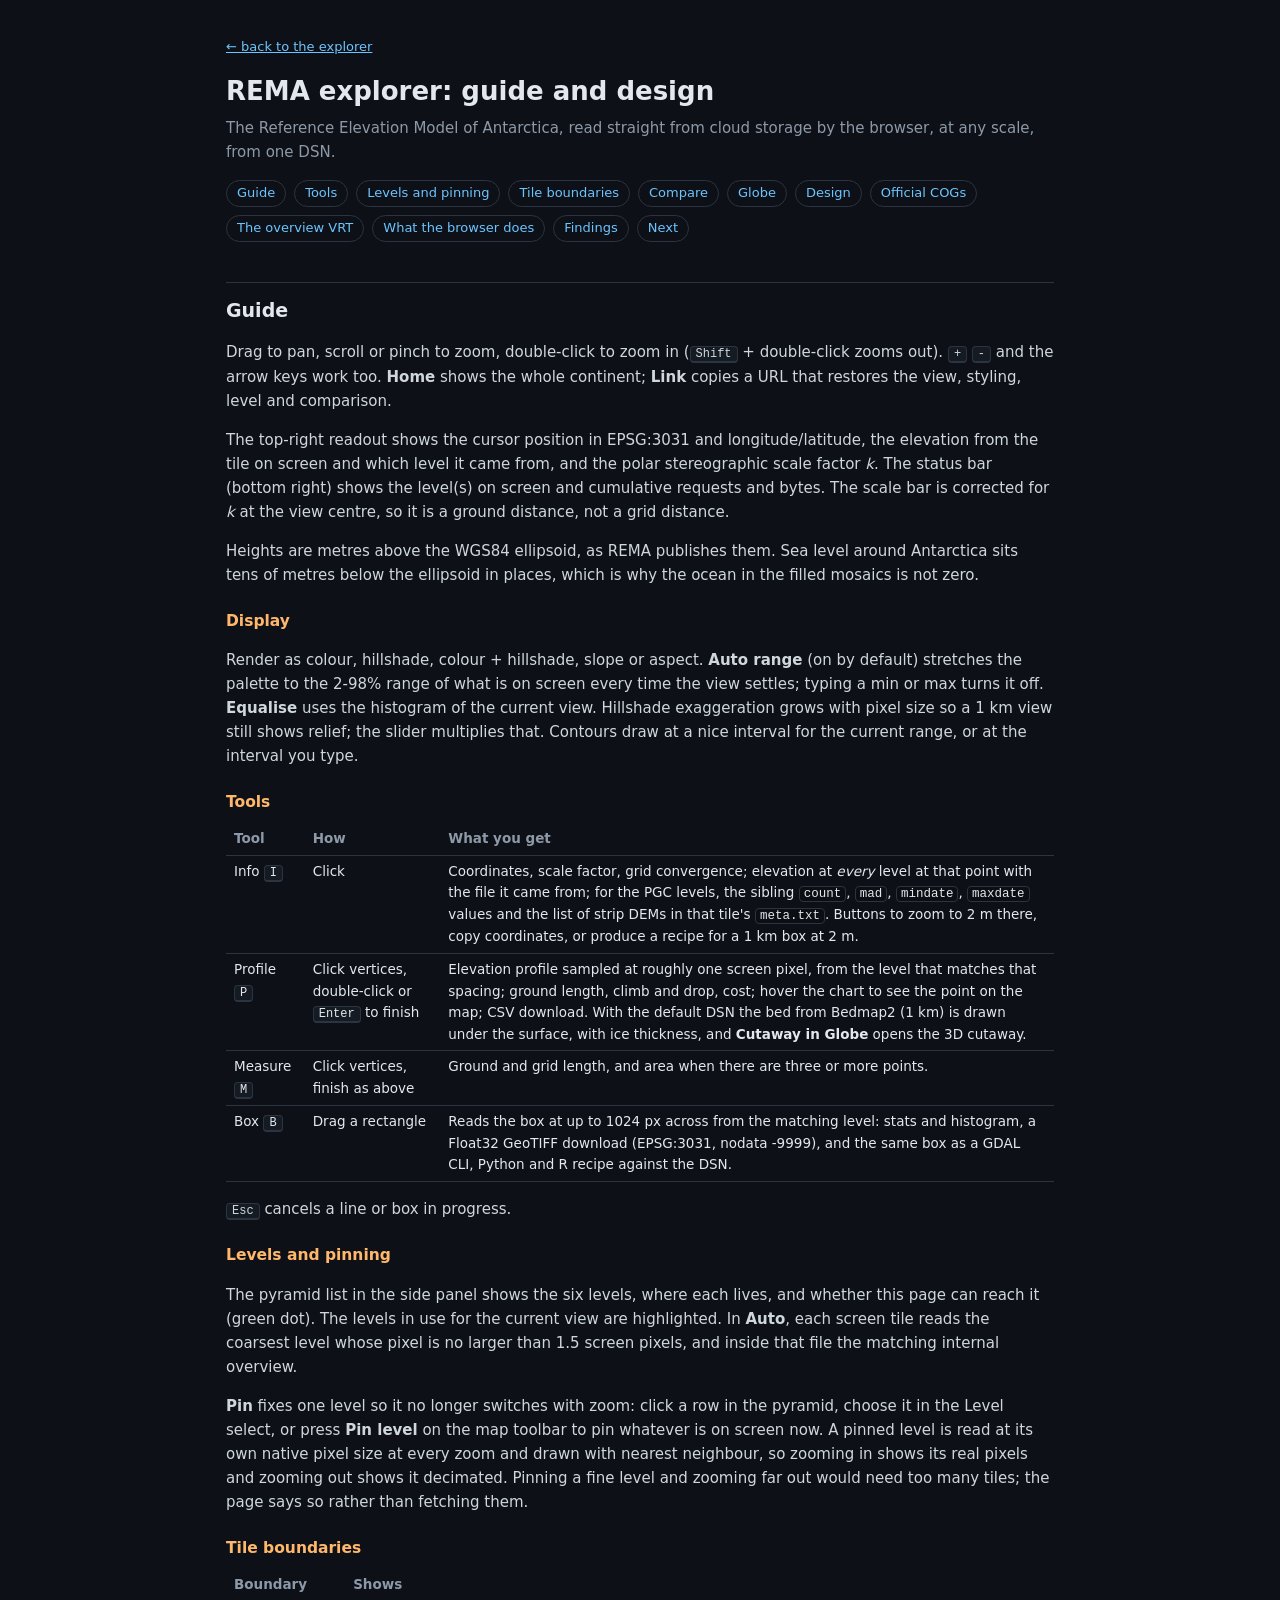
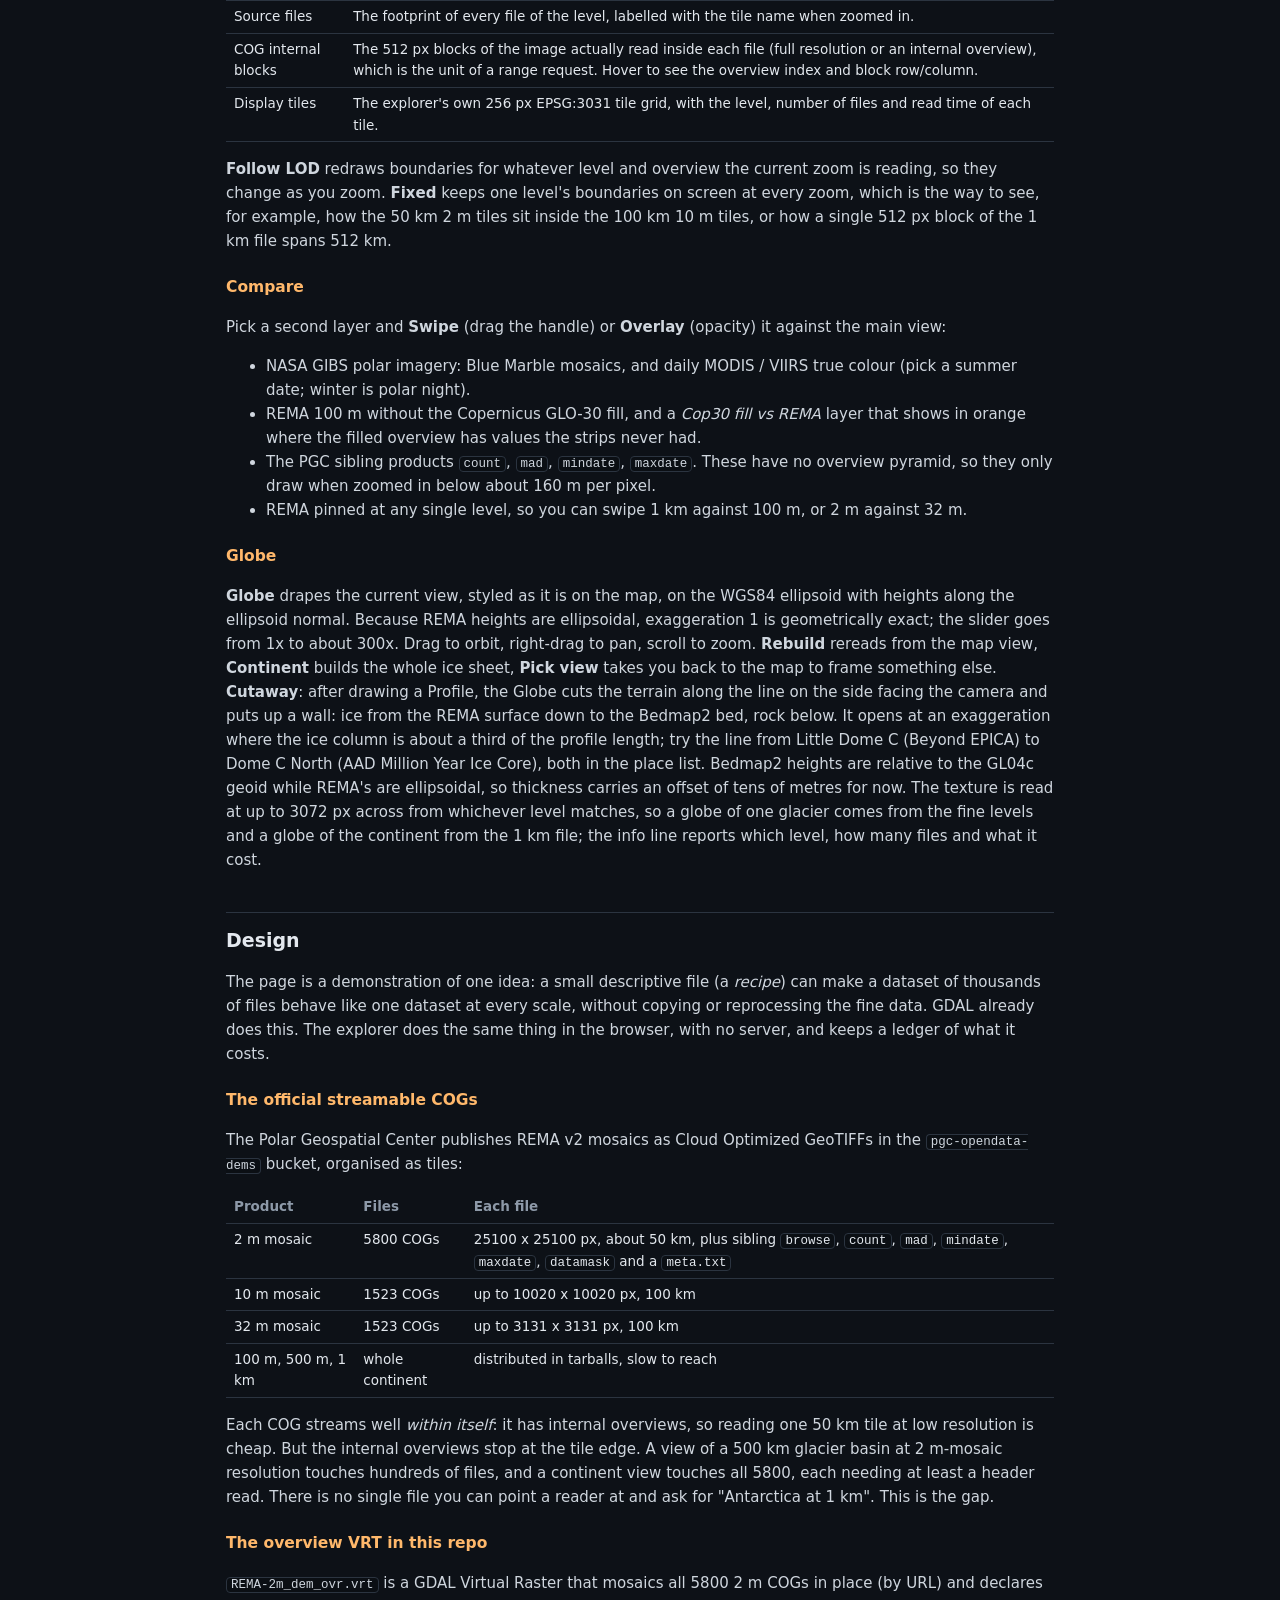
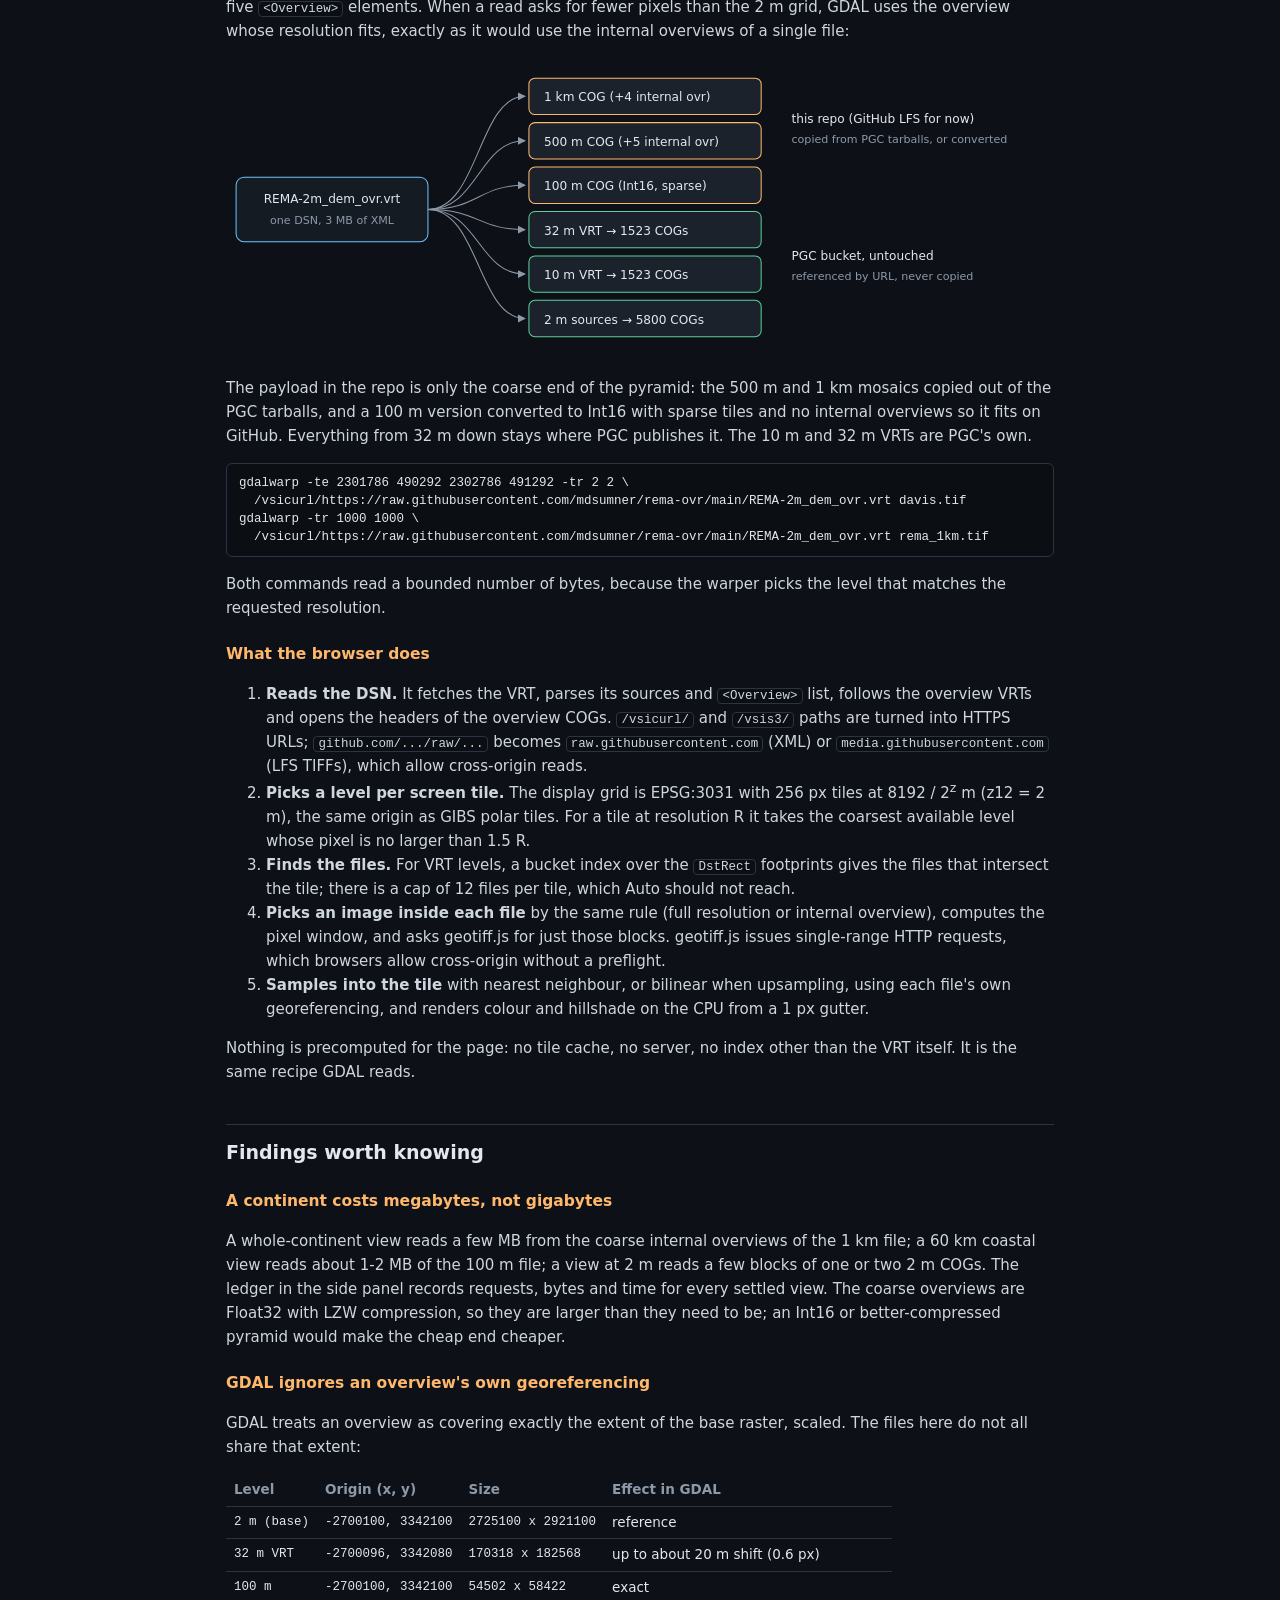
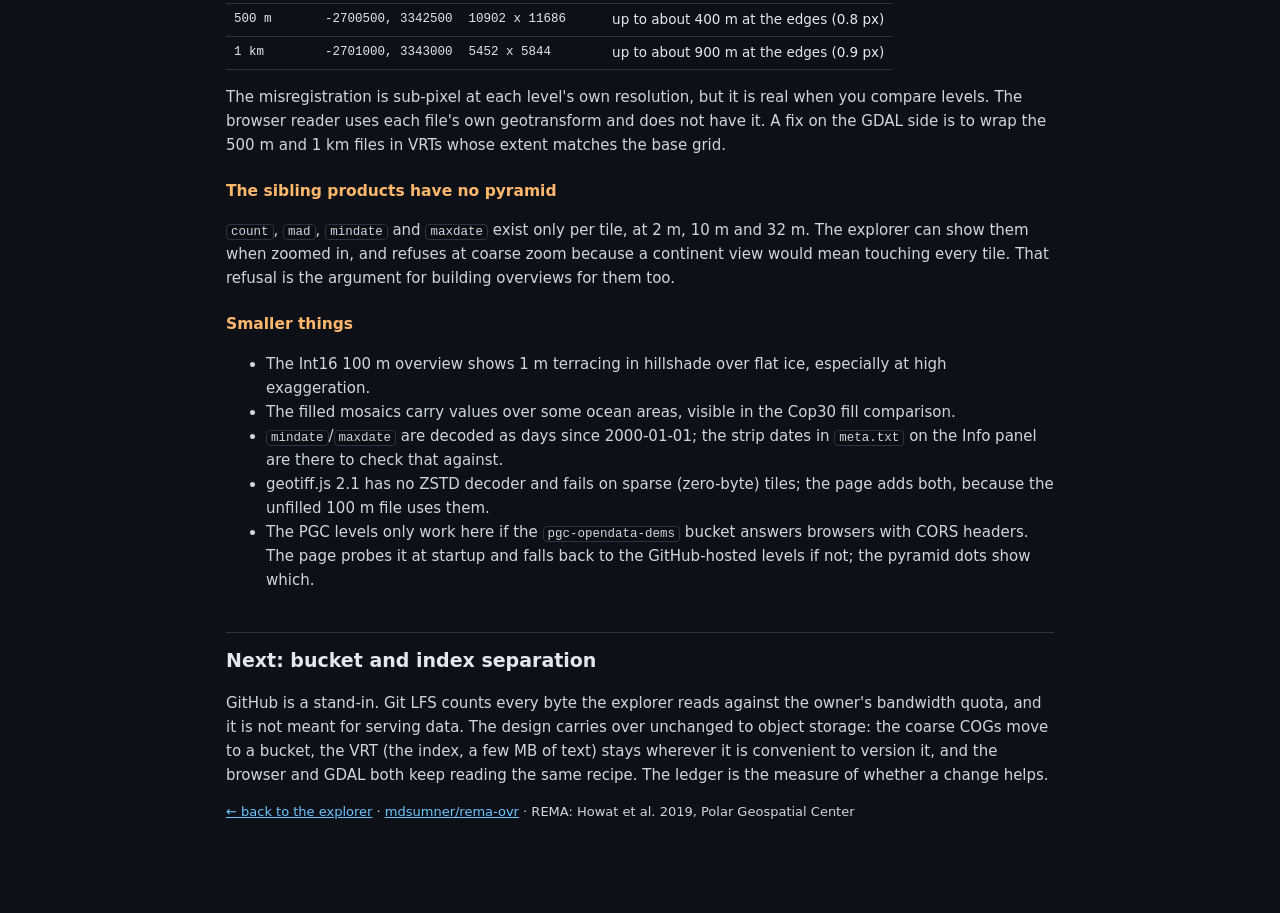
<file: docs/about.html>
<!doctype html>
<html lang="en">
<head>
<meta charset="utf-8">
<meta name="viewport" content="width=device-width, initial-scale=1">
<title>REMA Explorer Guide</title>
<meta name="description" content="How to use the REMA explorer, and how one VRT with external overviews makes the whole REMA mosaic streamable.">
<style>
:root {
  --bg: #0d1117; --panel: #151b23; --line: #2b3440; --text: #e3e8ee; --muted: #8d99a8;
  --accent: #6cc4ff; --accent2: #ffb86b; --code: #0b0f14;
  --mono: ui-monospace, SFMono-Regular, Menlo, Consolas, monospace;
  --sans: system-ui, -apple-system, "Segoe UI", Roboto, Helvetica, Arial, sans-serif;
}
* { box-sizing: border-box; }
body { margin: 0; background: var(--bg); color: var(--text); font: 15px/1.6 var(--sans); }
main { max-width: 860px; margin: 0 auto; padding: 24px 16px 80px; }
a { color: var(--accent); }
h1 { font-size: 26px; margin: 8px 0 4px; }
h2 { font-size: 19px; margin: 40px 0 8px; padding-top: 12px; border-top: 1px solid var(--line); }
h3 { font-size: 15.5px; margin: 22px 0 6px; color: var(--accent2); }
p, li { color: #cfd6de; }
.lede { color: var(--muted); margin-top: 0; }
nav.toc { display: flex; flex-wrap: wrap; gap: 8px; margin: 16px 0 0; }
nav.toc a { border: 1px solid var(--line); border-radius: 14px; padding: 2px 10px; text-decoration: none; font-size: 13px; }
code, pre { font-family: var(--mono); font-size: 12.5px; }
code { background: var(--code); border: 1px solid var(--line); border-radius: 4px; padding: 0 4px; }
pre { background: var(--code); border: 1px solid var(--line); border-radius: 6px; padding: 10px 12px; overflow-x: auto; line-height: 1.45; }
table { width: 100%; border-collapse: collapse; font-size: 13.5px; margin: 8px 0; display: block; overflow-x: auto; }
th, td { text-align: left; padding: 5px 8px; border-bottom: 1px solid var(--line); vertical-align: top; }
th { color: var(--muted); font-weight: 600; }
td.mono { font-family: var(--mono); font-size: 12.5px; white-space: nowrap; }
kbd { font-family: var(--mono); font-size: 12px; border: 1px solid var(--line); border-bottom-width: 2px; border-radius: 4px; padding: 0 5px; background: var(--panel); }
.note { border-left: 3px solid var(--accent2); background: var(--panel); padding: 8px 12px; border-radius: 0 6px 6px 0; margin: 12px 0; }
.back { font-size: 13px; }
svg { width: 100%; height: auto; display: block; margin: 12px 0; }
svg text { font-family: var(--sans); font-size: 12px; fill: var(--text); }
svg .m { fill: var(--muted); font-size: 11px; }
</style>
</head>
<body>
<main>
<p class="back"><a href="./">&larr; back to the explorer</a></p>
<h1>REMA explorer: guide and design</h1>
<p class="lede">The Reference Elevation Model of Antarctica, read straight from cloud storage by the browser, at any scale, from one DSN.</p>
<nav class="toc">
  <a href="#guide">Guide</a><a href="#tools">Tools</a><a href="#levels">Levels and pinning</a><a href="#boundaries">Tile boundaries</a>
  <a href="#compare">Compare</a><a href="#globe">Globe</a><a href="#design">Design</a><a href="#official">Official COGs</a>
  <a href="#vrt">The overview VRT</a><a href="#browser">What the browser does</a><a href="#findings">Findings</a><a href="#next">Next</a>
</nav>

<h2 id="guide">Guide</h2>
<p>Drag to pan, scroll or pinch to zoom, double-click to zoom in (<kbd>Shift</kbd> + double-click zooms out). <kbd>+</kbd> <kbd>-</kbd> and the arrow keys work too. <b>Home</b> shows the whole continent; <b>Link</b> copies a URL that restores the view, styling, level and comparison.</p>
<p>The top-right readout shows the cursor position in EPSG:3031 and longitude/latitude, the elevation from the tile on screen and which level it came from, and the polar stereographic scale factor <i>k</i>. The status bar (bottom right) shows the level(s) on screen and cumulative requests and bytes. The scale bar is corrected for <i>k</i> at the view centre, so it is a ground distance, not a grid distance.</p>
<p>Heights are metres above the WGS84 ellipsoid, as REMA publishes them. Sea level around Antarctica sits tens of metres below the ellipsoid in places, which is why the ocean in the filled mosaics is not zero.</p>

<h3>Display</h3>
<p>Render as colour, hillshade, colour + hillshade, slope or aspect. <b>Auto range</b> (on by default) stretches the palette to the 2-98% range of what is on screen every time the view settles; typing a min or max turns it off. <b>Equalise</b> uses the histogram of the current view. Hillshade exaggeration grows with pixel size so a 1 km view still shows relief; the slider multiplies that. Contours draw at a nice interval for the current range, or at the interval you type.</p>

<h3 id="tools">Tools</h3>
<table>
<tr><th>Tool</th><th>How</th><th>What you get</th></tr>
<tr><td>Info <kbd>I</kbd></td><td>Click</td><td>Coordinates, scale factor, grid convergence; elevation at <i>every</i> level at that point with the file it came from; for the PGC levels, the sibling <code>count</code>, <code>mad</code>, <code>mindate</code>, <code>maxdate</code> values and the list of strip DEMs in that tile's <code>meta.txt</code>. Buttons to zoom to 2 m there, copy coordinates, or produce a recipe for a 1 km box at 2 m.</td></tr>
<tr><td>Profile <kbd>P</kbd></td><td>Click vertices, double-click or <kbd>Enter</kbd> to finish</td><td>Elevation profile sampled at roughly one screen pixel, from the level that matches that spacing; ground length, climb and drop, cost; hover the chart to see the point on the map; CSV download. With the default DSN the bed from Bedmap2 (1 km) is drawn under the surface, with ice thickness, and <b>Cutaway in Globe</b> opens the 3D cutaway.</td></tr>
<tr><td>Measure <kbd>M</kbd></td><td>Click vertices, finish as above</td><td>Ground and grid length, and area when there are three or more points.</td></tr>
<tr><td>Box <kbd>B</kbd></td><td>Drag a rectangle</td><td>Reads the box at up to 1024 px across from the matching level: stats and histogram, a Float32 GeoTIFF download (EPSG:3031, nodata -9999), and the same box as a GDAL CLI, Python and R recipe against the DSN.</td></tr>
</table>
<p><kbd>Esc</kbd> cancels a line or box in progress.</p>

<h3 id="levels">Levels and pinning</h3>
<p>The pyramid list in the side panel shows the six levels, where each lives, and whether this page can reach it (green dot). The levels in use for the current view are highlighted. In <b>Auto</b>, each screen tile reads the coarsest level whose pixel is no larger than 1.5 screen pixels, and inside that file the matching internal overview.</p>
<p><b>Pin</b> fixes one level so it no longer switches with zoom: click a row in the pyramid, choose it in the Level select, or press <b>Pin level</b> on the map toolbar to pin whatever is on screen now. A pinned level is read at its own native pixel size at every zoom and drawn with nearest neighbour, so zooming in shows its real pixels and zooming out shows it decimated. Pinning a fine level and zooming far out would need too many tiles; the page says so rather than fetching them.</p>

<h3 id="boundaries">Tile boundaries</h3>
<table>
<tr><th>Boundary</th><th>Shows</th></tr>
<tr><td>Source files</td><td>The footprint of every file of the level, labelled with the tile name when zoomed in.</td></tr>
<tr><td>COG internal blocks</td><td>The 512 px blocks of the image actually read inside each file (full resolution or an internal overview), which is the unit of a range request. Hover to see the overview index and block row/column.</td></tr>
<tr><td>Display tiles</td><td>The explorer's own 256 px EPSG:3031 tile grid, with the level, number of files and read time of each tile.</td></tr>
</table>
<p><b>Follow LOD</b> redraws boundaries for whatever level and overview the current zoom is reading, so they change as you zoom. <b>Fixed</b> keeps one level's boundaries on screen at every zoom, which is the way to see, for example, how the 50 km 2 m tiles sit inside the 100 km 10 m tiles, or how a single 512 px block of the 1 km file spans 512 km.</p>

<h3 id="compare">Compare</h3>
<p>Pick a second layer and <b>Swipe</b> (drag the handle) or <b>Overlay</b> (opacity) it against the main view:</p>
<ul>
<li>NASA GIBS polar imagery: Blue Marble mosaics, and daily MODIS / VIIRS true colour (pick a summer date; winter is polar night).</li>
<li>REMA 100 m without the Copernicus GLO-30 fill, and a <i>Cop30 fill vs REMA</i> layer that shows in orange where the filled overview has values the strips never had.</li>
<li>The PGC sibling products <code>count</code>, <code>mad</code>, <code>mindate</code>, <code>maxdate</code>. These have no overview pyramid, so they only draw when zoomed in below about 160 m per pixel.</li>
<li>REMA pinned at any single level, so you can swipe 1 km against 100 m, or 2 m against 32 m.</li>
</ul>

<h3 id="globe">Globe</h3>
<p><b>Globe</b> drapes the current view, styled as it is on the map, on the WGS84 ellipsoid with heights along the ellipsoid normal. Because REMA heights are ellipsoidal, exaggeration 1 is geometrically exact; the slider goes from 1x to about 300x. Drag to orbit, right-drag to pan, scroll to zoom. <b>Rebuild</b> rereads from the map view, <b>Continent</b> builds the whole ice sheet, <b>Pick view</b> takes you back to the map to frame something else. <b>Cutaway</b>: after drawing a Profile, the Globe cuts the terrain along the line on the side facing the camera and puts up a wall: ice from the REMA surface down to the Bedmap2 bed, rock below. It opens at an exaggeration where the ice column is about a third of the profile length; try the line from Little Dome C (Beyond EPICA) to Dome C North (AAD Million Year Ice Core), both in the place list. Bedmap2 heights are relative to the GL04c geoid while REMA's are ellipsoidal, so thickness carries an offset of tens of metres for now. The texture is read at up to 3072 px across from whichever level matches, so a globe of one glacier comes from the fine levels and a globe of the continent from the 1 km file; the info line reports which level, how many files and what it cost.</p>

<h2 id="design">Design</h2>
<p>The page is a demonstration of one idea: a small descriptive file (a <i>recipe</i>) can make a dataset of thousands of files behave like one dataset at every scale, without copying or reprocessing the fine data. GDAL already does this. The explorer does the same thing in the browser, with no server, and keeps a ledger of what it costs.</p>

<h3 id="official">The official streamable COGs</h3>
<p>The Polar Geospatial Center publishes REMA v2 mosaics as Cloud Optimized GeoTIFFs in the <code>pgc-opendata-dems</code> bucket, organised as tiles:</p>
<table>
<tr><th>Product</th><th>Files</th><th>Each file</th></tr>
<tr><td>2 m mosaic</td><td>5800 COGs</td><td>25100 x 25100 px, about 50 km, plus sibling <code>browse</code>, <code>count</code>, <code>mad</code>, <code>mindate</code>, <code>maxdate</code>, <code>datamask</code> and a <code>meta.txt</code></td></tr>
<tr><td>10 m mosaic</td><td>1523 COGs</td><td>up to 10020 x 10020 px, 100 km</td></tr>
<tr><td>32 m mosaic</td><td>1523 COGs</td><td>up to 3131 x 3131 px, 100 km</td></tr>
<tr><td>100 m, 500 m, 1 km</td><td>whole continent</td><td>distributed in tarballs, slow to reach</td></tr>
</table>
<p>Each COG streams well <i>within itself</i>: it has internal overviews, so reading one 50 km tile at low resolution is cheap. But the internal overviews stop at the tile edge. A view of a 500 km glacier basin at 2 m-mosaic resolution touches hundreds of files, and a continent view touches all 5800, each needing at least a header read. There is no single file you can point a reader at and ask for "Antarctica at 1 km". This is the gap.</p>

<h3 id="vrt">The overview VRT in this repo</h3>
<p><code>REMA-2m_dem_ovr.vrt</code> is a GDAL Virtual Raster that mosaics all 5800 2 m COGs in place (by URL) and declares five <code>&lt;Overview&gt;</code> elements. When a read asks for fewer pixels than the 2 m grid, GDAL uses the overview whose resolution fits, exactly as it would use the internal overviews of a single file:</p>
<svg viewBox="0 0 820 300" role="img" aria-label="Pyramid of six levels: 2m, 10m and 32m in the PGC bucket, 100m, 500m and 1km in this repository, all reached through one VRT">
  <defs>
    <marker id="ar" markerWidth="8" markerHeight="8" refX="7" refY="4" orient="auto"><path d="M0,0 L8,4 L0,8 z" fill="#8d99a8"/></marker>
  </defs>
  <rect x="10" y="118" width="190" height="64" rx="8" fill="#151b23" stroke="#6cc4ff"/>
  <text x="105" y="144" text-anchor="middle">REMA-2m_dem_ovr.vrt</text>
  <text x="105" y="164" text-anchor="middle" class="m">one DSN, 3 MB of XML</text>
  <g>
    <rect x="300" y="20" width="230" height="36" rx="6" fill="#1b222c" stroke="#ffb86b"/>
    <text x="315" y="43">1 km COG (+4 internal ovr)</text>
    <rect x="300" y="64" width="230" height="36" rx="6" fill="#1b222c" stroke="#ffb86b"/>
    <text x="315" y="87">500 m COG (+5 internal ovr)</text>
    <rect x="300" y="108" width="230" height="36" rx="6" fill="#1b222c" stroke="#ffb86b"/>
    <text x="315" y="131">100 m COG (Int16, sparse)</text>
    <rect x="300" y="152" width="230" height="36" rx="6" fill="#1b222c" stroke="#5ad19a"/>
    <text x="315" y="175">32 m VRT &rarr; 1523 COGs</text>
    <rect x="300" y="196" width="230" height="36" rx="6" fill="#1b222c" stroke="#5ad19a"/>
    <text x="315" y="219">10 m VRT &rarr; 1523 COGs</text>
    <rect x="300" y="240" width="230" height="36" rx="6" fill="#1b222c" stroke="#5ad19a"/>
    <text x="315" y="263">2 m sources &rarr; 5800 COGs</text>
  </g>
  <g stroke="#8d99a8" fill="none" marker-end="url(#ar)">
    <path d="M200,150 C250,150 250,38 296,38"/><path d="M200,150 C250,150 250,82 296,82"/>
    <path d="M200,150 C250,150 250,126 296,126"/><path d="M200,150 C250,150 250,170 296,170"/>
    <path d="M200,150 C250,150 250,214 296,214"/><path d="M200,150 C250,150 250,258 296,258"/>
  </g>
  <text x="560" y="64" fill="#ffb86b">this repo (GitHub LFS for now)</text>
  <text x="560" y="84" class="m">copied from PGC tarballs, or converted</text>
  <text x="560" y="200" fill="#5ad19a">PGC bucket, untouched</text>
  <text x="560" y="220" class="m">referenced by URL, never copied</text>
</svg>
<p>The payload in the repo is only the coarse end of the pyramid: the 500 m and 1 km mosaics copied out of the PGC tarballs, and a 100 m version converted to Int16 with sparse tiles and no internal overviews so it fits on GitHub. Everything from 32 m down stays where PGC publishes it. The 10 m and 32 m VRTs are PGC's own.</p>
<pre>gdalwarp -te 2301786 490292 2302786 491292 -tr 2 2 \
  /vsicurl/https://raw.githubusercontent.com/mdsumner/rema-ovr/main/REMA-2m_dem_ovr.vrt davis.tif
gdalwarp -tr 1000 1000 \
  /vsicurl/https://raw.githubusercontent.com/mdsumner/rema-ovr/main/REMA-2m_dem_ovr.vrt rema_1km.tif</pre>
<p>Both commands read a bounded number of bytes, because the warper picks the level that matches the requested resolution.</p>

<h3 id="browser">What the browser does</h3>
<ol>
<li><b>Reads the DSN.</b> It fetches the VRT, parses its sources and <code>&lt;Overview&gt;</code> list, follows the overview VRTs and opens the headers of the overview COGs. <code>/vsicurl/</code> and <code>/vsis3/</code> paths are turned into HTTPS URLs; <code>github.com/.../raw/...</code> becomes <code>raw.githubusercontent.com</code> (XML) or <code>media.githubusercontent.com</code> (LFS TIFFs), which allow cross-origin reads.</li>
<li><b>Picks a level per screen tile.</b> The display grid is EPSG:3031 with 256 px tiles at 8192 / 2<sup>z</sup> m (z12 = 2 m), the same origin as GIBS polar tiles. For a tile at resolution R it takes the coarsest available level whose pixel is no larger than 1.5 R.</li>
<li><b>Finds the files.</b> For VRT levels, a bucket index over the <code>DstRect</code> footprints gives the files that intersect the tile; there is a cap of 12 files per tile, which Auto should not reach.</li>
<li><b>Picks an image inside each file</b> by the same rule (full resolution or internal overview), computes the pixel window, and asks geotiff.js for just those blocks. geotiff.js issues single-range HTTP requests, which browsers allow cross-origin without a preflight.</li>
<li><b>Samples into the tile</b> with nearest neighbour, or bilinear when upsampling, using each file's own georeferencing, and renders colour and hillshade on the CPU from a 1 px gutter.</li>
</ol>
<p>Nothing is precomputed for the page: no tile cache, no server, no index other than the VRT itself. It is the same recipe GDAL reads.</p>

<h2 id="findings">Findings worth knowing</h2>
<h3>A continent costs megabytes, not gigabytes</h3>
<p>A whole-continent view reads a few MB from the coarse internal overviews of the 1 km file; a 60 km coastal view reads about 1-2 MB of the 100 m file; a view at 2 m reads a few blocks of one or two 2 m COGs. The ledger in the side panel records requests, bytes and time for every settled view. The coarse overviews are Float32 with LZW compression, so they are larger than they need to be; an Int16 or better-compressed pyramid would make the cheap end cheaper.</p>

<h3>GDAL ignores an overview's own georeferencing</h3>
<p>GDAL treats an overview as covering exactly the extent of the base raster, scaled. The files here do not all share that extent:</p>
<table>
<tr><th>Level</th><th>Origin (x, y)</th><th>Size</th><th>Effect in GDAL</th></tr>
<tr><td class="mono">2 m (base)</td><td class="mono">-2700100, 3342100</td><td class="mono">2725100 x 2921100</td><td>reference</td></tr>
<tr><td class="mono">32 m VRT</td><td class="mono">-2700096, 3342080</td><td class="mono">170318 x 182568</td><td>up to about 20 m shift (0.6 px)</td></tr>
<tr><td class="mono">100 m</td><td class="mono">-2700100, 3342100</td><td class="mono">54502 x 58422</td><td>exact</td></tr>
<tr><td class="mono">500 m</td><td class="mono">-2700500, 3342500</td><td class="mono">10902 x 11686</td><td>up to about 400 m at the edges (0.8 px)</td></tr>
<tr><td class="mono">1 km</td><td class="mono">-2701000, 3343000</td><td class="mono">5452 x 5844</td><td>up to about 900 m at the edges (0.9 px)</td></tr>
</table>
<p>The misregistration is sub-pixel at each level's own resolution, but it is real when you compare levels. The browser reader uses each file's own geotransform and does not have it. A fix on the GDAL side is to wrap the 500 m and 1 km files in VRTs whose extent matches the base grid.</p>

<h3>The sibling products have no pyramid</h3>
<p><code>count</code>, <code>mad</code>, <code>mindate</code> and <code>maxdate</code> exist only per tile, at 2 m, 10 m and 32 m. The explorer can show them when zoomed in, and refuses at coarse zoom because a continent view would mean touching every tile. That refusal is the argument for building overviews for them too.</p>

<h3>Smaller things</h3>
<ul>
<li>The Int16 100 m overview shows 1 m terracing in hillshade over flat ice, especially at high exaggeration.</li>
<li>The filled mosaics carry values over some ocean areas, visible in the Cop30 fill comparison.</li>
<li><code>mindate</code>/<code>maxdate</code> are decoded as days since 2000-01-01; the strip dates in <code>meta.txt</code> on the Info panel are there to check that against.</li>
<li>geotiff.js 2.1 has no ZSTD decoder and fails on sparse (zero-byte) tiles; the page adds both, because the unfilled 100 m file uses them.</li>
<li>The PGC levels only work here if the <code>pgc-opendata-dems</code> bucket answers browsers with CORS headers. The page probes it at startup and falls back to the GitHub-hosted levels if not; the pyramid dots show which.</li>
</ul>

<h2 id="next">Next: bucket and index separation</h2>
<p>GitHub is a stand-in. Git LFS counts every byte the explorer reads against the owner's bandwidth quota, and it is not meant for serving data. The design carries over unchanged to object storage: the coarse COGs move to a bucket, the VRT (the index, a few MB of text) stays wherever it is convenient to version it, and the browser and GDAL both keep reading the same recipe. The ledger is the measure of whether a change helps.</p>

<p class="back"><a href="./">&larr; back to the explorer</a> &middot; <a href="https://github.com/mdsumner/rema-ovr">mdsumner/rema-ovr</a> &middot; REMA: Howat et al. 2019, Polar Geospatial Center</p>
</main>
</body>
</html>
</file>
